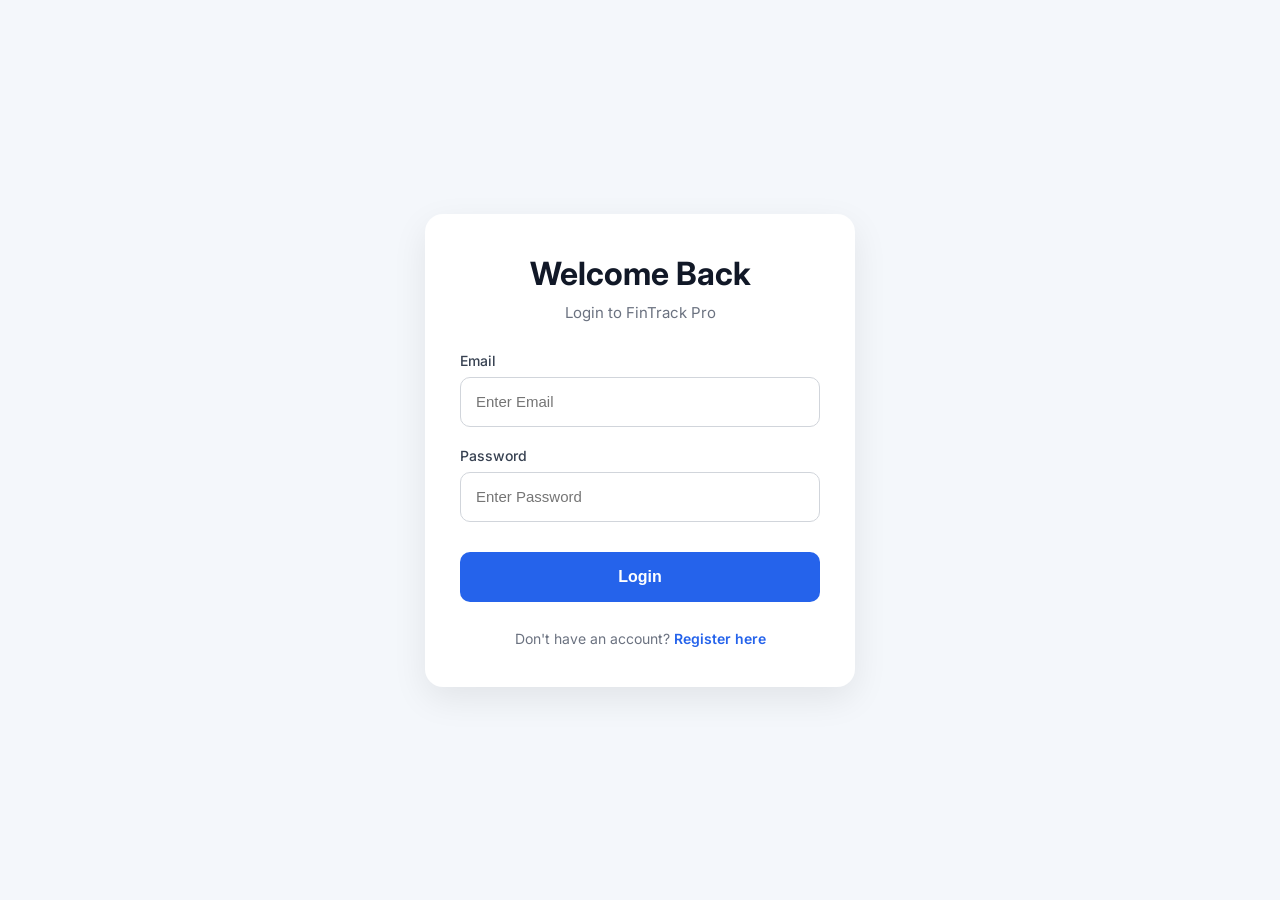
<file: index.html>
<!doctype html>
<html lang="en">
  <head>
    <meta charset="UTF-8" />
    <meta name="viewport" content="width=device-width, initial-scale=1.0" />
    <title>FinTrack Pro</title>

    <link rel="stylesheet" href="css/login.css" />

    <link
      href="https://fonts.googleapis.com/css2?family=Inter:wght@300;400;500;600;700&display=swap"
      rel="stylesheet"
    />
  </head>

  <body>
    <div class="container">

      <div class="card" id="loginCard">
        <h1>Welcome Back</h1>

        <p>Login to FinTrack Pro</p>

        <form id="loginForm">
          <div class="input-group">
            <label>Email</label>
            <input type="email" id="loginEmail" placeholder="Enter Email" required/>
          </div>

          <div class="input-group">
            <label>Password</label>
            <input type="password" id="loginPassword" placeholder="Enter Password" required/>
          </div>

          <button type="submit" class="login-btn">Login</button>
        </form>

        <div class="switch">
          Don't have an account?
          <span id="showRegister"> Register here </span>
        </div>

      </div>

      <div class="card hidden" id="registerCard">
        <h1>Create Account</h1>
        <p>Create your FinTrack Pro account</p>

        <form id="registerForm">
          <div class="input-group">
            <label>Username</label>

            <input type="text" id="username" placeholder="Enter Username" required/>
          </div>

          <div class="input-group">
            <label>Email</label>

            <input type="email" id="registerEmail" placeholder="Enter Email" required/>
          </div>

          <div class="input-group">
            <label>Password</label>

            <input type="password" id="registerPassword" placeholder="Enter Password" required/>
          </div>

          <div class="input-group">
            <label>Confirm Password</label>

            <input type="password" id="confirmPassword" placeholder="Confirm Password" required/>
          </div>

          <button type="submit" class="register-btn">Register</button>
        </form>

        <div class="switch">
          Already have an account?
          <span id="showLogin"> Login Here </span>

        </div>
      </div>
    </div>

    <script src="js/auth.js"></script>
  </body>
</html>
</file>
<file: css/login.css>
* {
    margin: 0;
    padding: 0;
    box-sizing: border-box;
}

body{
    font-family: 'Inter', sans-serif;
    background: #f4f7fb;
    display: flex;
    justify-content: center;
    align-items: center;
    min-height: 100vh;
    padding: 20px;
}

.container{
    width: 100%;
    max-width: 430px;
}

.card{
    background: #ffffff;
    border-radius: 18px;
    padding: 40px 35px;
    box-shadow: 0 12px 35px rgba(0, 0, 0, 0.08);
    animation: fadeIn 0.35s ease;
}

.hidden{
    display: none;
}

h1{
    font-size: 32px;
    font-weight: 700;
    color: #111827;
    text-align: center;
    margin-bottom: 10px;
}

.card p{
    text-align: center;
    color: #6b7280;
    margin-bottom: 30px;
    font-size: 15px;
}

.input-group{
    margin-bottom: 20px;
}

.input-group label{
    display: block;
    margin-bottom: 8px;
    color: #374151;
    font-weight: 500;
    font-size: 14px;
}

.input-group input{
    width: 100%;
    height: 50px;
    border: 1px solid #d1d5db;
    border-radius: 10px;
    padding: 0 15px;
    font-size: 15px;
    transition: 0.25s;
    outline: none;
}

.input-group input:focus{
    border-color: #2563eb;
    box-shadow: 0 0 0 3px rgba(37, 99, 235, .15);
}

.login-btn,
.register-btn{
    width: 100%;
    height: 50px;
    border: none;
    border-radius: 10px;
    color: white;
    font-size: 16px;
    font-weight: 600;
    cursor: pointer;
    transition: .3s;
    margin-top: 10px;
}

.login-btn{
    background: #2563eb;
}

.login-btn:hover{
    background: #1d4ed8;
}

.register-btn{
    background: #16a34a;
}

.register-btn:hover{
    background: #15803d;
}

.switch{
    margin-top: 28px;
    text-align: center;
    font-size: 14px;
    color: #6b7280;
}

.switch span{
    color: #2563eb;
    cursor: pointer;
    font-weight: 600;
}

.switch span:hover{
    text-decoration: underline;
}

@keyframes fadeIn{

    from {
        opacity: 0;
        transform: translateY(18px);
    }

    to {
        opacity: 1;
        transform: translateY(0);
    }

}
</file>
